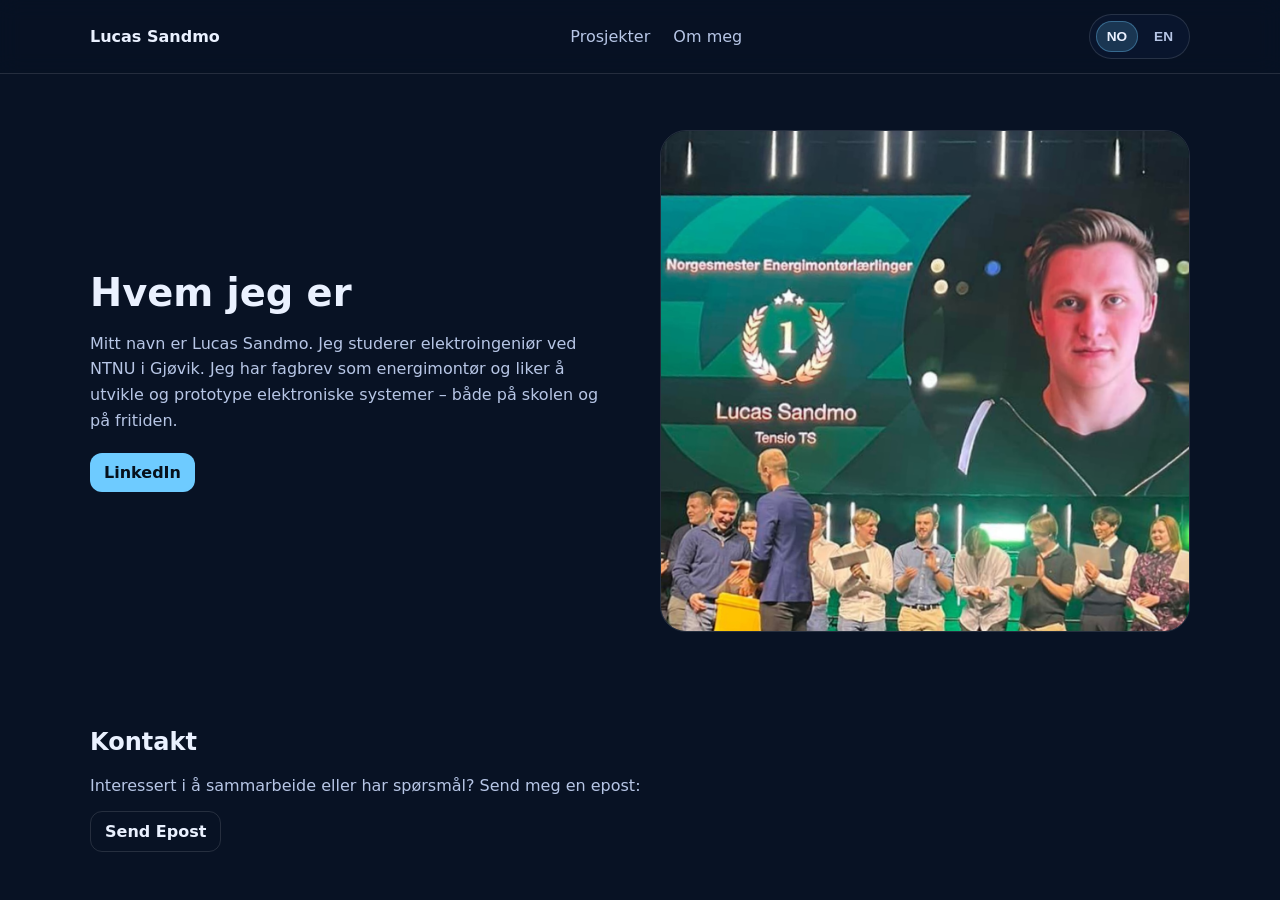
<file: about.html>
<!doctype html>
<html lang="no">
<head>
  <meta charset="utf-8" />
  <meta name="viewport" content="width=device-width, initial-scale=1" />
  <title data-no="Om meg – Lucas Sandmo" data-en="About me – Lucas Sandmo"></title>
  <link rel="stylesheet" href="/styles.css" />
</head>
<body>

<header class="topbar">
  <div class="container topbar-inner">
    <a class="brand" href="/">Lucas Sandmo</a>
    <nav class="nav">
      <a href="/#projects" data-no="Prosjekter" data-en="Projects"></a>
      <a href="/about.html" data-no="Om meg" data-en="About me"></a>
    </nav>

    <div class="lang-switch" role="group" aria-label="Language switch">
      <button class="lang-btn" type="button" data-lang="no">NO</button>
      <button class="lang-btn" type="button" data-lang="en">EN</button>
    </div>
  </div>
</header>

<main style="padding-top:84px">

  <section class="section">
    <div class="container" style="display:grid;grid-template-columns:1fr 1fr;gap:40px;align-items:center">

      <div>
        <h1 style="font-size:clamp(30px,3vw,44px);margin:0 0 12px"
          data-no="Hvem jeg er"
          data-en="Who I am">
        </h1>

        <p style="color:var(--muted);line-height:1.6"
           data-no="Mitt navn er Lucas Sandmo. Jeg studerer elektroingeniør ved NTNU i Gjøvik. Jeg har fagbrev som energimontør og liker å utvikle og prototype elektroniske systemer – både på skolen og på fritiden."
           data-en="My name is Lucas Sandmo and I am currently studying Electrical Engineering at NTNU in Gjøvik. I am a certified power grid worker and I have a strong interest in developing and prototyping electronic systems — both academically and independently.">
        </p>

        <div style="margin-top:20px">
          <a class="btn" href="https://www.linkedin.com/in/lucas-sandmo-77a33b2a3/" target="_blank">LinkedIn</a>
        </div>
      </div>

      <div style="border-radius:26px;overflow:hidden;border:1px solid var(--border)">
        <img src="/assets/img/profile.jpg" alt="Lucas Sandmo"
             style="width:100%;display:block;object-fit:cover;max-height:500px">
      </div>

    </div>
  </section>

  <section class="section">
    <div class="container">
      <h2 data-no="Kontakt"
        data-en="Contact"></h2>

      <p style="color:var(--muted)
        "data-no="Interessert i å sammarbeide eller har spørsmål? Send meg en epost:"
        data-en="Interested in collaboration or have a question? Send me an email:">
      </p>

      <p style="margin-top:10px">
        <a class="btn btn-outline" href="mailto:lucsand04@gmail.com"
          data-no="Send Epost"
          data-en="Send Email">
        </a>
      </p>
    </div>
  </section>

</main>

  <script src="/lang.js"></script>
  
</body>
</html>
</file>
<file: styles.css>
:root{
  --bg:#081224;
  --text:#eaf1ff;
  --muted:#b7c6e6;
  --accent:#6ecbff;
  --card:#0f2144;
  --border: rgba(255,255,255,.12);
}

*{box-sizing:border-box}
body{
  margin:0;
  font-family:system-ui,-apple-system,Segoe UI,Roboto,Arial,sans-serif;
  background: var(--bg);
  color:var(--text);
}

/* topbar */
.topbar{
  position:fixed;
  top:0; left:0; right:0;
  z-index:50;
  background: rgba(8,18,36,.35);
  backdrop-filter: blur(10px);
  border-bottom:1px solid var(--border);
}
.container{width:min(1100px,92%);margin:0 auto}
.topbar-inner{
  display:flex; align-items:center; justify-content:space-between;
  padding:14px 0;
}
.brand{color:var(--text);text-decoration:none;font-weight:700}
.nav a{
  color:var(--muted);
  text-decoration:none;
  margin-left:18px;
}
.nav a:hover{color:var(--text)}

/* hero */
.hero{
  position:relative;
  height: 72vh;
  min-height: 520px;
  overflow:hidden;
  padding-top:64px; /* space for fixed topbar */
}
.hero-video{
  position:absolute; inset:0;
  width:100%; height:100%;
  object-fit:cover;
  filter: saturate(1.1) contrast(1.05);
}
.hero-overlay{
  position:absolute; inset:0;
  background: radial-gradient(900px 600px at 30% 25%, rgba(110,203,255,.28), transparent 60%),
              linear-gradient(to bottom, rgba(0,0,0,.15), rgba(8,18,36,.95));
}
.hero-content{
  position:relative;
  padding: 90px 0 0;
  max-width: 70ch;
}
.hero h1{font-size:clamp(32px,4vw,54px);margin:0 0 12px}
.hero p{margin:0 0 22px;color:var(--muted);font-size:1.05rem}
.hero-actions{display:flex;gap:12px;flex-wrap:wrap}
.btn{
  display:inline-block;
  padding:10px 14px;
  border-radius:12px;
  background:var(--accent);
  color:#06101b;
  font-weight:800;
  text-decoration:none;
}
.btn-outline{
  background:transparent;
  border:1px solid var(--border);
  color:var(--text);
}

/* sections */
.section{padding: 46px 0 30px}
.section-title{
  margin:0 0 18px;
  font-size: clamp(22px, 2.4vw, 34px);
}

/* cards */
.cards{
  display:grid;
  grid-template-columns: repeat(3, 1fr);
  gap:18px;
}
.card{
  display:block;
  position:relative;
  border-radius:26px;
  overflow:hidden;
  border:1px solid var(--border);
  background: rgba(15,33,68,.55);
  text-decoration:none;
  transform: translateY(0);
  transition: transform .18s ease, border-color .18s ease;
}
.card:hover{
  transform: translateY(-4px);
  border-color: rgba(110,203,255,.45);
}
.card img{
  width:100%;
  height: 320px;
  object-fit: cover;
  display:block;
  filter: brightness(.95);
  background: rgba(15,33,68,0.35);
}
.card-label{
  position:absolute;
  left:16px;
  right:16px;
  bottom:16px;
  padding:12px 14px;
  border-radius:16px;
  background: rgba(8,18,36,.65);
  border: 1px solid rgba(255,255,255,.14);
  color: var(--text);
  font-weight:800;
  text-align:center;
}

/* footer */
.footer{
  border-top:1px solid var(--border);
  padding:18px 0 28px;
  color:var(--muted);
}

@media (max-width: 900px){
  .cards{grid-template-columns:1fr}
  .card img{height:260px}
  .hero{min-height: 480px}
}

/* for nice back link */

.back-link {
  display: inline-flex;
  align-items: center;
  gap: 8px;
  padding: 8px 14px;
  border-radius: 999px;
  border: 1px solid var(--border);
  color: var(--muted);
  text-decoration: none;
  font-size: 0.9rem;
  transition: all 0.2s ease;
  background: rgba(15,33,68,0.35);
}

.back-link:hover {
  color: var(--text);
  border-color: rgba(110,203,255,.5);
  transform: translateX(-2px);
}

/* for not cutting standing pictures */
.gallery {
  margin-top: 18px;
  display: grid;
  grid-template-columns: repeat(3, 1fr);
  gap: 14px;
}

.gallery-item {
  border-radius: 18px;
  overflow: hidden;
  border: 1px solid var(--border);
  background: rgba(15,33,68,0.35);
  display: grid;
  place-items: center;
}

.gallery-item img {
  width: 100%;
  height: 240px;
  object-fit: contain;
  display: block;
  background: rgba(15,33,68,0.35);
}

@media (max-width: 900px) {
  .gallery { grid-template-columns: 1fr; }
  .gallery-item img { height: 260px; }
}


.project-hero-image {
  width: 100%;
  max-height: 540px;
  object-fit: contain;   /* viktig */
  display: block;
  background: rgba(15,33,68,0.35);
}



/* NO/EN style */
.lang-switch{
  display: inline-flex;
  gap: 6px;
  padding: 6px;
  border-radius: 999px;
  border: 1px solid var(--border);
  background: rgba(15,33,68,0.35);
  margin-left: 14px;
}

.lang-btn{
  border: 0;
  cursor: pointer;
  padding: 7px 10px;
  border-radius: 999px;
  background: transparent;
  color: var(--muted);
  font-weight: 800;
  font-size: 0.85rem;
}

.lang-btn.active{
  background: rgba(110,203,255,.18);
  color: var(--text);
  border: 1px solid rgba(110,203,255,.35);
}

/* Click on pictures */
.lightbox {
  position: fixed;
  inset: 0;
  background: rgba(0,0,0,.85);
  display: none;
  align-items: center;
  justify-content: center;
  z-index: 999;
}

.lightbox img {
  max-width: 90%;
  max-height: 90%;
  border-radius: 12px;
}

.lightbox.show {
  display: flex;
}

.clickable-img {
  cursor: zoom-in;
}
</file>
